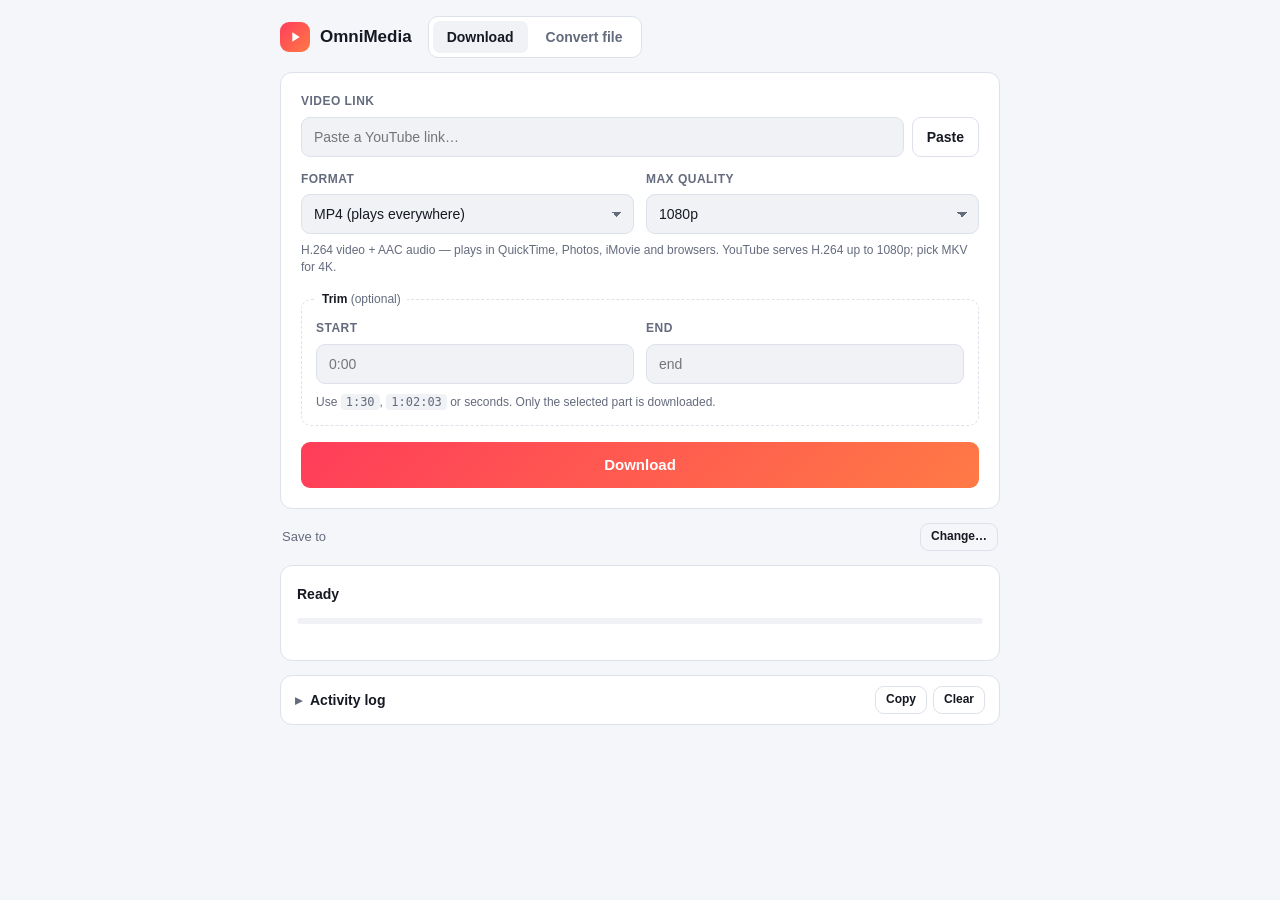
<file: omnimedia/web/index.html>
<!doctype html>
<html lang="en">
<head>
  <meta charset="utf-8">
  <meta name="viewport" content="width=device-width, initial-scale=1">
  <title>OmniMedia</title>
  <link rel="stylesheet" href="styles.css">
  <script src="app.js" defer></script>
</head>
<body>
  <div class="app">
    <header class="topbar">
      <div class="brand">
        <span class="brand-mark" aria-hidden="true">
          <svg viewBox="0 0 24 24"><path d="M8 5v14l11-7z"/></svg>
        </span>
        <span class="brand-name">OmniMedia</span>
      </div>
      <nav class="tabs" role="tablist">
        <button class="tab active" role="tab" data-tab="download" aria-selected="true">Download</button>
        <button class="tab" role="tab" data-tab="convert" aria-selected="false">Convert file</button>
      </nav>
      <div class="health" id="health" title="Tool status"></div>
    </header>

    <main>
      <!-- ============================== DOWNLOAD ============================== -->
      <section class="panel active" id="panel-download" role="tabpanel">
        <label class="field">
          <span class="label">Video link</span>
          <div class="url-row">
            <input id="url" type="url" placeholder="Paste a YouTube link…" autocomplete="off" spellcheck="false">
            <button class="btn ghost" id="paste-btn" type="button">Paste</button>
          </div>
        </label>

        <div class="preview" id="preview" hidden>
          <img id="preview-thumb" alt="">
          <div class="preview-meta">
            <div class="preview-title" id="preview-title"></div>
            <div class="preview-sub" id="preview-sub"></div>
          </div>
        </div>
        <div class="inline-msg" id="preview-msg" hidden></div>

        <div class="grid-2">
          <label class="field">
            <span class="label">Format</span>
            <select id="dl-format">
              <optgroup label="Video">
                <option value="mp4" selected>MP4 (plays everywhere)</option>
                <option value="mov">MOV (QuickTime / Final Cut)</option>
                <option value="mkv">MKV (highest quality, up to 4K/8K)</option>
              </optgroup>
              <optgroup label="Audio only">
                <option value="mp3">MP3</option>
                <option value="m4a">M4A (AAC)</option>
                <option value="wav">WAV (lossless PCM)</option>
              </optgroup>
            </select>
          </label>
          <label class="field" id="quality-field">
            <span class="label">Max quality</span>
            <select id="dl-quality">
              <option value="best">Best available</option>
              <option value="2160">2160p (4K)</option>
              <option value="1440">1440p</option>
              <option value="1080" selected>1080p</option>
              <option value="720">720p</option>
              <option value="480">480p</option>
              <option value="360">360p</option>
            </select>
          </label>
        </div>
        <p class="hint" id="format-hint"></p>

        <fieldset class="trim">
          <legend>Trim <span class="muted">(optional)</span></legend>
          <div class="grid-2">
            <label class="field">
              <span class="label">Start</span>
              <input id="dl-start" class="time" placeholder="0:00" autocomplete="off">
            </label>
            <label class="field">
              <span class="label">End</span>
              <input id="dl-end" class="time" placeholder="end" autocomplete="off">
            </label>
          </div>
          <p class="hint">Use <code>1:30</code>, <code>1:02:03</code> or seconds. Only the selected part is downloaded.</p>
        </fieldset>

        <button class="btn primary big" id="dl-btn" type="button">Download</button>
      </section>

      <!-- ============================== CONVERT ============================== -->
      <section class="panel" id="panel-convert" role="tabpanel">
        <div class="drop" id="drop-zone" tabindex="0" role="button" aria-label="Choose a media file">
          <svg viewBox="0 0 24 24" aria-hidden="true"><path d="M19.35 10.04A7.49 7.49 0 0 0 12 4C9.11 4 6.6 5.64 5.35 8.04A5.994 5.994 0 0 0 0 14c0 3.31 2.69 6 6 6h13c2.76 0 5-2.24 5-5 0-2.64-2.05-4.78-4.65-4.96zM14 13v4h-4v-4H7l5-5 5 5h-3z"/></svg>
          <div><strong>Drop a video or audio file</strong> or <span class="link">browse</span></div>
        </div>
        <div class="file-chip" id="file-chip" hidden>
          <div class="file-meta">
            <div class="file-name" id="file-name"></div>
            <div class="file-path" id="file-path"></div>
          </div>
          <button class="icon-btn" id="file-clear" type="button" title="Remove" aria-label="Remove file">✕</button>
        </div>

        <label class="field">
          <span class="label">Convert to</span>
          <select id="cv-format">
            <optgroup label="Video">
              <option value="mp4" selected>MP4 (H.264 / AAC)</option>
              <option value="mov">MOV (H.264 / AAC)</option>
              <option value="mkv">MKV (H.264 / AAC)</option>
              <option value="avi">AVI (MPEG-4)</option>
            </optgroup>
            <optgroup label="Audio only">
              <option value="mp3">MP3</option>
              <option value="m4a">M4A (AAC)</option>
              <option value="wav">WAV</option>
              <option value="flac">FLAC</option>
            </optgroup>
          </select>
        </label>

        <fieldset class="trim">
          <legend>Trim <span class="muted">(optional)</span></legend>
          <div class="grid-2">
            <label class="field">
              <span class="label">Start</span>
              <input id="cv-start" class="time" placeholder="0:00" autocomplete="off">
            </label>
            <label class="field">
              <span class="label">End</span>
              <input id="cv-end" class="time" placeholder="end" autocomplete="off">
            </label>
          </div>
        </fieldset>

        <label class="toggle" id="fast-toggle">
          <input type="checkbox" id="cv-fast" checked>
          <span class="switch" aria-hidden="true"></span>
          <span>
            <strong>Fast mode</strong>
            <span class="muted">— copies streams without re-encoding. Trims snap to the nearest keyframe. Falls back to re-encoding automatically if needed.</span>
          </span>
        </label>

        <button class="btn primary big" id="cv-btn" type="button">Convert</button>
      </section>

      <!-- ============================== SHARED ============================== -->
      <div class="savebar">
        <span class="muted">Save to</span>
        <button class="path-btn" id="out-dir" type="button" title="Open folder"></button>
        <button class="btn ghost small" id="out-change" type="button">Change…</button>
      </div>

      <section class="status" id="status" data-state="idle" aria-live="polite">
        <div class="status-top">
          <div class="status-text" id="status-text">Ready</div>
          <div class="status-actions">
            <button class="btn ghost small" id="reveal-btn" type="button" hidden>Show in Finder</button>
            <button class="btn danger small" id="cancel-btn" type="button" hidden>Cancel</button>
          </div>
        </div>
        <div class="bar"><div class="bar-fill" id="bar-fill"></div></div>
        <div class="status-detail" id="status-detail"></div>
      </section>

      <details class="log" id="log-panel">
        <summary>
          <span>Activity log</span>
          <span class="log-actions">
            <button class="btn ghost small" id="log-copy" type="button">Copy</button>
            <button class="btn ghost small" id="log-clear" type="button">Clear</button>
          </span>
        </summary>
        <div class="log-body" id="log-body"></div>
      </details>
    </main>
  </div>
</body>
</html>
</file>
<file: omnimedia/web/styles.css>
:root {
  --bg: #0f1117;
  --surface: #171a23;
  --surface-2: #1f2330;
  --border: #2a2f3d;
  --text: #e8eaf0;
  --muted: #8b91a3;
  --accent: #ff3d5a;
  --accent-2: #ff7a45;
  --ok: #2fd08a;
  --warn: #f5b443;
  --err: #ff5c6c;
  --radius: 12px;
  color-scheme: dark;
}
@media (prefers-color-scheme: light) {
  :root {
    --bg: #f5f6f9;
    --surface: #ffffff;
    --surface-2: #f0f2f6;
    --border: #dde1ea;
    --text: #161922;
    --muted: #646b7d;
    color-scheme: light;
  }
}

* { box-sizing: border-box; }
html, body { margin: 0; height: 100%; }
body {
  background: var(--bg);
  color: var(--text);
  font: 14px/1.45 -apple-system, BlinkMacSystemFont, "SF Pro Text", "Segoe UI", Roboto, sans-serif;
  -webkit-font-smoothing: antialiased;
  user-select: none;
}
input, select, textarea { user-select: text; }
[hidden] { display: none !important; }
code { font: 12px ui-monospace, SFMono-Regular, Menlo, monospace; background: var(--surface-2); padding: 1px 5px; border-radius: 4px; }
.muted { color: var(--muted); font-weight: 400; }

.app { max-width: 760px; margin: 0 auto; padding: 0 20px 24px; }

/* ---------- top bar ---------- */
.topbar {
  position: sticky; top: 0; z-index: 5;
  display: flex; align-items: center; gap: 16px;
  padding: 16px 0 14px; background: var(--bg);
}
.brand { display: flex; align-items: center; gap: 10px; font-weight: 700; font-size: 17px; }
.brand-mark {
  width: 30px; height: 30px; border-radius: 9px; display: grid; place-items: center;
  background: linear-gradient(135deg, var(--accent), var(--accent-2));
}
.brand-mark svg { width: 16px; height: 16px; fill: #fff; }
.tabs { display: flex; gap: 4px; background: var(--surface); padding: 4px; border-radius: 10px; border: 1px solid var(--border); }
.tab {
  border: 0; background: transparent; color: var(--muted); font: inherit; font-weight: 600;
  padding: 6px 14px; border-radius: 7px; cursor: pointer;
}
.tab.active { background: var(--surface-2); color: var(--text); }
.health { margin-left: auto; display: flex; gap: 6px; flex-wrap: wrap; justify-content: flex-end; }
.pill {
  font-size: 11px; padding: 3px 8px; border-radius: 999px; border: 1px solid var(--border);
  color: var(--muted); white-space: nowrap;
}
.pill.ok::before, .pill.bad::before { content: "●"; margin-right: 5px; }
.pill.ok::before { color: var(--ok); }
.pill.bad { color: var(--err); border-color: color-mix(in srgb, var(--err) 40%, transparent); }
.pill.bad::before { color: var(--err); }

/* ---------- panels & fields ---------- */
.panel { display: none; background: var(--surface); border: 1px solid var(--border); border-radius: var(--radius); padding: 20px; }
.panel.active { display: block; }
.field { display: block; margin-bottom: 14px; }
.label { display: block; font-size: 12px; font-weight: 600; color: var(--muted); margin-bottom: 6px; text-transform: uppercase; letter-spacing: .04em; }
input, select {
  width: 100%; height: 40px; padding: 0 12px; font: inherit; color: var(--text);
  background: var(--surface-2); border: 1px solid var(--border); border-radius: 9px; outline: none;
}
select { appearance: none; padding-right: 32px;
  background-image: linear-gradient(45deg, transparent 50%, var(--muted) 50%), linear-gradient(135deg, var(--muted) 50%, transparent 50%);
  background-position: right 16px center, right 11px center; background-size: 5px 5px; background-repeat: no-repeat; }
input:focus, select:focus { border-color: var(--accent); box-shadow: 0 0 0 3px color-mix(in srgb, var(--accent) 22%, transparent); }
input.invalid { border-color: var(--err); }
.url-row { display: flex; gap: 8px; }
.grid-2 { display: grid; grid-template-columns: 1fr 1fr; gap: 12px; }
.hint { margin: -6px 0 14px; font-size: 12px; color: var(--muted); }
.trim { border: 1px dashed var(--border); border-radius: 10px; padding: 12px 14px 0; margin: 0 0 16px; }
.trim legend { padding: 0 6px; font-size: 12px; font-weight: 600; }
.trim .hint { margin-top: -4px; }
input.time { font-variant-numeric: tabular-nums; }

/* ---------- preview ---------- */
.preview { display: flex; gap: 12px; align-items: center; background: var(--surface-2); border-radius: 10px; padding: 10px; margin: -4px 0 14px; }
.preview img { width: 120px; aspect-ratio: 16/9; object-fit: cover; border-radius: 6px; background: var(--border); flex: none; }
.preview-title { font-weight: 600; display: -webkit-box; -webkit-line-clamp: 2; -webkit-box-orient: vertical; overflow: hidden; }
.preview-sub { color: var(--muted); font-size: 12px; margin-top: 2px; }
.inline-msg { font-size: 12px; margin: -6px 0 14px; color: var(--muted); }
.inline-msg.error { color: var(--err); }

/* ---------- buttons ---------- */
.btn {
  font: inherit; font-weight: 600; border-radius: 9px; border: 1px solid var(--border);
  background: var(--surface-2); color: var(--text); padding: 0 14px; height: 40px; cursor: pointer; white-space: nowrap;
}
.btn:hover { filter: brightness(1.08); }
.btn:disabled { opacity: .5; cursor: default; filter: none; }
.btn.primary { border: 0; color: #fff; background: linear-gradient(135deg, var(--accent), var(--accent-2)); }
.btn.big { width: 100%; height: 46px; font-size: 15px; }
.btn.small { height: 28px; padding: 0 10px; font-size: 12px; }
.btn.ghost { background: transparent; }
.btn.danger { color: var(--err); border-color: color-mix(in srgb, var(--err) 45%, transparent); background: transparent; }
.icon-btn { border: 0; background: transparent; color: var(--muted); cursor: pointer; font-size: 15px; padding: 6px 8px; border-radius: 6px; }
.icon-btn:hover { background: var(--border); color: var(--text); }

/* ---------- drop zone ---------- */
.drop {
  display: flex; flex-direction: column; align-items: center; gap: 8px; text-align: center;
  padding: 28px 16px; margin-bottom: 14px; border: 2px dashed var(--border); border-radius: var(--radius);
  color: var(--muted); cursor: pointer; transition: border-color .15s, background .15s;
}
.drop svg { width: 36px; height: 36px; fill: currentColor; opacity: .7; }
.drop strong { color: var(--text); }
.drop .link { color: var(--accent); font-weight: 600; }
.drop:hover, .drop.over { border-color: var(--accent); background: color-mix(in srgb, var(--accent) 6%, transparent); }
.file-chip { display: flex; align-items: center; gap: 10px; background: var(--surface-2); border-radius: 10px; padding: 10px 12px; margin: -4px 0 14px; }
.file-meta { min-width: 0; flex: 1; }
.file-name { font-weight: 600; overflow: hidden; text-overflow: ellipsis; white-space: nowrap; }
.file-path { font-size: 12px; color: var(--muted); overflow: hidden; text-overflow: ellipsis; white-space: nowrap; direction: rtl; text-align: left; }

/* ---------- toggle ---------- */
.toggle { display: flex; gap: 12px; align-items: flex-start; margin-bottom: 18px; cursor: pointer; font-size: 13px; }
.toggle input { position: absolute; opacity: 0; width: 0; height: 0; }
.switch { flex: none; width: 36px; height: 20px; border-radius: 999px; background: var(--border); position: relative; margin-top: 1px; transition: background .15s; }
.switch::after { content: ""; position: absolute; top: 2px; left: 2px; width: 16px; height: 16px; border-radius: 50%; background: #fff; transition: transform .15s; }
.toggle input:checked + .switch { background: var(--accent); }
.toggle input:checked + .switch::after { transform: translateX(16px); }
.toggle input:focus-visible + .switch { box-shadow: 0 0 0 3px color-mix(in srgb, var(--accent) 30%, transparent); }

/* ---------- save bar / status ---------- */
.savebar { display: flex; align-items: center; gap: 8px; margin: 14px 2px; font-size: 13px; min-width: 0; }
.path-btn { flex: 1; min-width: 0; text-align: left; border: 0; background: transparent; color: var(--text); font: inherit; cursor: pointer; overflow: hidden; text-overflow: ellipsis; white-space: nowrap; padding: 0; }
.path-btn:hover { text-decoration: underline; }

.status { background: var(--surface); border: 1px solid var(--border); border-radius: var(--radius); padding: 14px 16px; }
.status-top { display: flex; align-items: center; gap: 10px; min-height: 28px; }
.status-text { flex: 1; font-weight: 600; min-width: 0; overflow: hidden; text-overflow: ellipsis; white-space: nowrap; }
.status-actions { display: flex; gap: 6px; }
.bar { height: 6px; background: var(--surface-2); border-radius: 999px; overflow: hidden; margin: 10px 0 6px; }
.bar-fill { height: 100%; width: 0; background: linear-gradient(90deg, var(--accent), var(--accent-2)); border-radius: inherit; transition: width .2s; }
.status[data-state="indeterminate"] .bar-fill { width: 30% !important; animation: slide 1.1s ease-in-out infinite; }
@keyframes slide { from { transform: translateX(-100%); } to { transform: translateX(340%); } }
.status[data-state="done"] .bar-fill { background: var(--ok); }
.status[data-state="error"] .bar-fill { background: var(--err); width: 100% !important; }
.status[data-state="error"] .status-text { color: var(--err); }
.status[data-state="done"] .status-text { color: var(--ok); }
.status-detail { font-size: 12px; color: var(--muted); min-height: 16px; white-space: pre-wrap; word-break: break-word; user-select: text; }

/* ---------- log ---------- */
.log { margin-top: 14px; background: var(--surface); border: 1px solid var(--border); border-radius: var(--radius); }
.log summary { display: flex; align-items: center; padding: 10px 14px; cursor: pointer; font-weight: 600; list-style: none; }
.log summary::-webkit-details-marker { display: none; }
.log summary::before { content: "▸"; margin-right: 8px; color: var(--muted); transition: transform .15s; }
.log[open] summary::before { transform: rotate(90deg); }
.log-actions { margin-left: auto; display: flex; gap: 6px; }
.log-body {
  max-height: 220px; overflow: auto; padding: 8px 14px 12px; border-top: 1px solid var(--border);
  font: 11.5px/1.5 ui-monospace, SFMono-Regular, Menlo, monospace; user-select: text; white-space: pre-wrap; word-break: break-all;
}
.log-line.warning { color: var(--warn); }
.log-line.error { color: var(--err); }
.log-line.success { color: var(--ok); }
.log-line.command { color: #7aa7ff; }

@media (max-width: 600px) {
  .topbar { flex-wrap: wrap; }
  .health { width: 100%; justify-content: flex-start; margin-left: 0; }
  .grid-2 { grid-template-columns: 1fr; }
}
</file>
